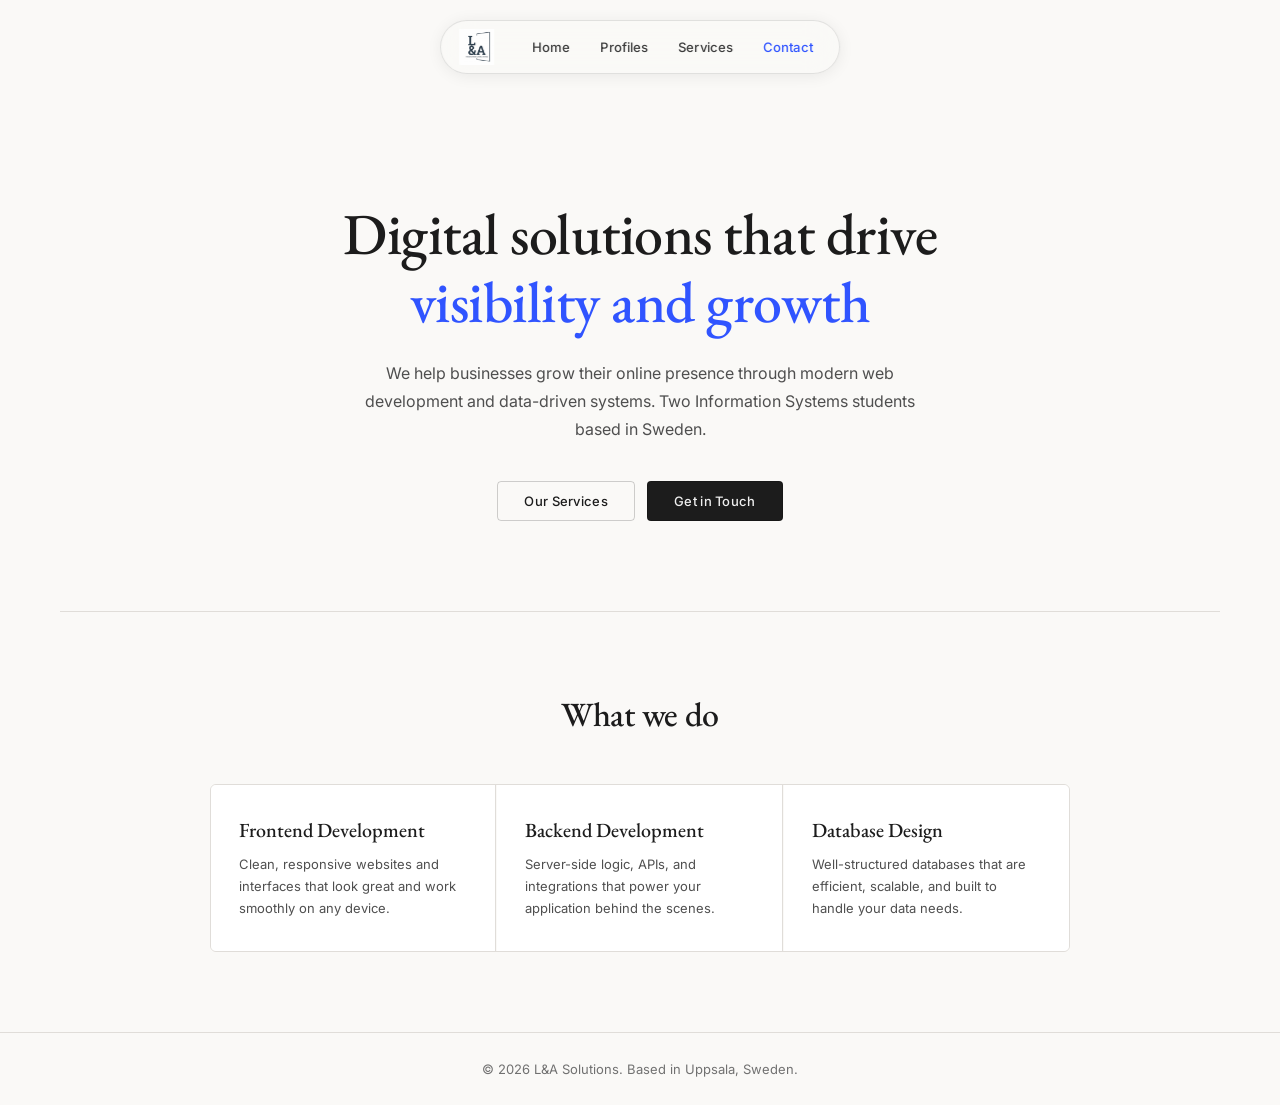
<file: index.html>
<!DOCTYPE html>
<html lang="en">
<head>
    <meta charset="UTF-8">
    <meta name="viewport" content="width=device-width, initial-scale=1.0">
    <title>L&A Solutions</title>
    <link rel="stylesheet" href="style.css">
    <link rel="icon" type="image/png" href="favicon.png.png">
</head>
<body>

    <header>
        <div class="header-container">
            <a href="index.html" class="logo-link"><img src="logo.png" alt="L&A Solutions" class="logo"></a>
            <nav>
                <ul class="menu">
                    <li><a href="index.html">Home</a></li>
                    <li class="dropdown">
                        <a href="#">Profiles</a>
                        <ul class="dropdown-menu">
                            <li><a href="linus.html">Linus Kammonen</a></li>
                            <li><a href="alfred.html">Alfred Arvidsson</a></li>
                        </ul>
                    </li>
                    <li><a href="services.html">Services</a></li>
                    <li><a href="contact.html" class="contact-button">Contact</a></li>
                </ul>
            </nav>
        </div>
    </header>

    <main>
        <div class="hero">
            <h1>Digital solutions that drive  <em>visibility and growth</em></h1>
            <p>
                We help businesses grow their online presence through modern web development and data-driven systems.
                Two Information Systems students based in Sweden.
            </p>
            <div class="hero-buttons">
                <a href="services.html" class="btn-primary">Our Services</a>
                <a href="contact.html" class="btn-secondary">Get in Touch</a>
            </div>
        </div>

        <hr class="section-divider">

        <section>
            <h2>What we do</h2>
            <div class="card-grid">
                <div class="card">
                    <h3>Frontend Development</h3>
                    <p>Clean, responsive websites and interfaces that look great and work smoothly on any device.</p>
                </div>
                <div class="card">
                    <h3>Backend Development</h3>
                    <p>Server-side logic, APIs, and integrations that power your application behind the scenes.</p>
                </div>
                <div class="card">
                    <h3>Database Design</h3>
                    <p>Well-structured databases that are efficient, scalable, and built to handle your data needs.</p>
                </div>
            </div>
        </section>
    </main>

    <footer>
        <p>&copy; 2026 L&A Solutions. Based in Uppsala, Sweden.</p>
    </footer>

</body>
</html>
</file>
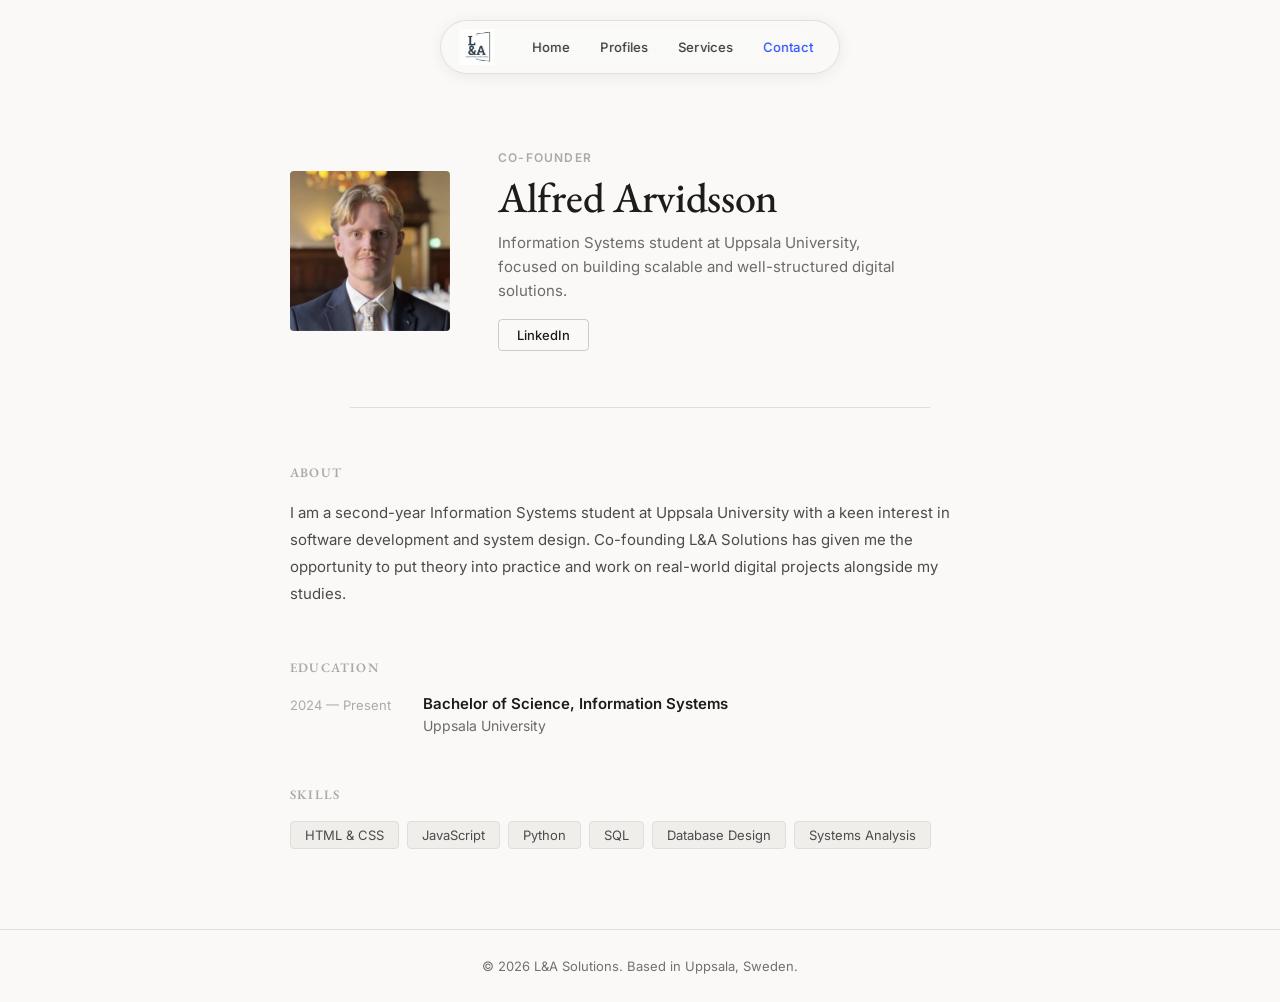
<file: alfred.html>
<!DOCTYPE html>
<html lang="en">
<head>
    <meta charset="UTF-8">
    <meta name="viewport" content="width=device-width, initial-scale=1.0">
    <title>Alfred Arvidsson — L&A Solutions</title>
    <link rel="stylesheet" href="style.css">
    <link rel="stylesheet" href="profile.css">
</head>
<body>

    <header>
        <div class="header-container">
            <a href="index.html" class="logo-link"><img src="logo.png" alt="L&A Solutions" class="logo"></a>
            <nav>
                <ul class="menu">
                    <li><a href="index.html">Home</a></li>
                    <li class="dropdown">
                        <a href="#">Profiles</a>
                        <ul class="dropdown-menu">
                            <li><a href="linus.html">Linus Kammonen</a></li>
                            <li><a href="alfred.html">Alfred Arvidsson</a></li>
                        </ul>
                    </li>
                    <li><a href="services.html">Services</a></li>
                    <li><a href="contact.html" class="contact-button">Contact</a></li>
                </ul>
            </nav>
        </div>
    </header>

    <main class="profile-main">

        <div class="profile-hero">
            <img src="alfred.jpg" alt="Alfred Arvidsson" class="profile-photo">
            <div class="profile-intro">
                <p class="profile-label">Co-founder</p>
                <h1>Alfred Arvidsson</h1>
                <p class="profile-tagline">Information Systems student at Uppsala University, focused on building scalable and well-structured digital solutions.</p>
                <a href="https://www.linkedin.com/in/arvidssonalfred/" target="_blank" class="linkedin-btn">
                    LinkedIn
                </a>
            </div>
        </div>

        <hr class="section-divider">

        <div class="profile-body">

            <div class="profile-section">
                <h2>About</h2>
                <p>
                    I am a second-year Information Systems student at Uppsala University with a keen interest in software development and system design. Co-founding L&amp;A Solutions has given me the opportunity to put theory into practice and work on real-world digital projects alongside my studies.
                </p>
            </div>

            <div class="profile-section">
                <h2>Education</h2>
                <div class="edu-item">
                    <div class="edu-meta">
                        <span class="edu-year">2024 — Present</span>
                    </div>
                    <div class="edu-detail">
                        <strong>Bachelor of Science, Information Systems</strong>
                        <span>Uppsala University</span>
                    </div>
                </div>
            </div>

            <div class="profile-section">
                <h2>Skills</h2>
                <div class="skills-grid">
                    <span class="skill-tag">HTML &amp; CSS</span>
                    <span class="skill-tag">JavaScript</span>
                    <span class="skill-tag">Python</span>
                    <span class="skill-tag">SQL</span>
                    <span class="skill-tag">Database Design</span>
                    <span class="skill-tag">Systems Analysis</span>
                </div>
            </div>

        </div>

    </main>

    <footer>
        <p>&copy; 2026 L&A Solutions. Based in Uppsala, Sweden.</p>
    </footer>

</body>
</html>
</file>
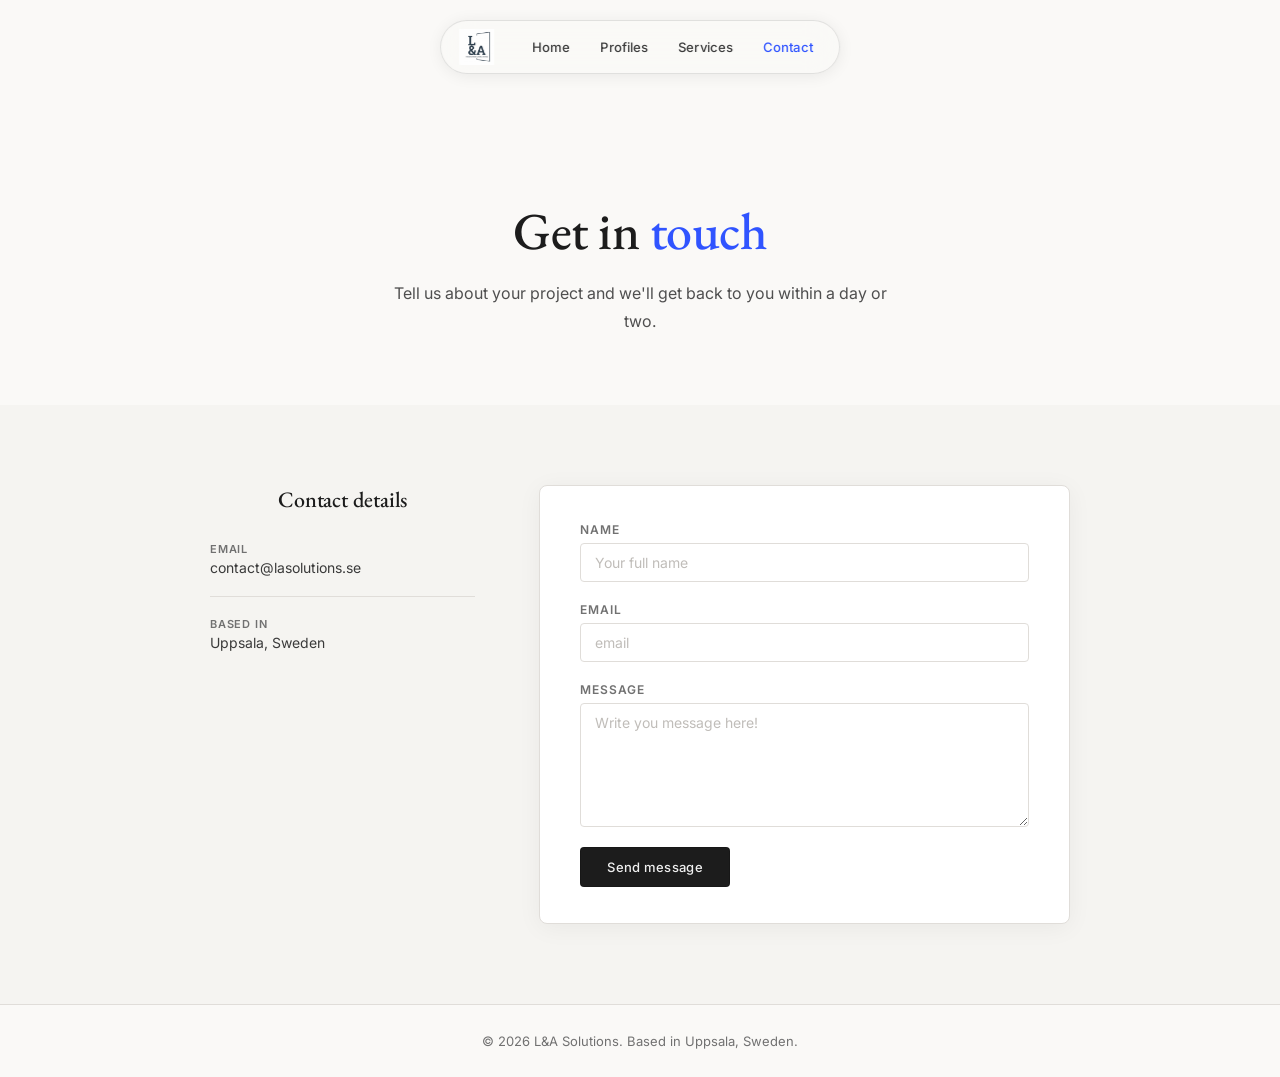
<file: contact.html>
<!DOCTYPE html>
<html lang="en">
<head>
    <meta charset="UTF-8">
    <meta name="viewport" content="width=device-width, initial-scale=1.0">
    <title>Contact — L&A Solutions</title>
    <link rel="stylesheet" href="style.css">
</head>
<body>

    <header>
        <div class="header-container">
            <a href="index.html" class="logo-link"><img src="logo.png" alt="L&A Solutions" class="logo"></a>
            <nav>
                <ul class="menu">
                    <li><a href="index.html">Home</a></li>
                    <li class="dropdown">
                        <a href="#">Profiles</a>
                        <ul class="dropdown-menu">
                            <li><a href="linus.html">Linus Kammonen</a></li>
                            <li><a href="alfred.html">Alfred Arvidsson</a></li>
                        </ul>
                    </li>
                    <li><a href="services.html">Services</a></li>
                    <li><a href="contact.html" class="contact-button">Contact</a></li>
                </ul>
            </nav>
        </div>
    </header>

    <main>
        <div class="page-hero">
            <h1>Get in <em>touch</em></h1>
            <p>Tell us about your project and we'll get back to you within a day or two.</p>
        </div>

        <section class="contact-section">
            <div class="contact-grid">

                <div class="contact-info">
                    <h2>Contact details</h2>
                    <div class="info-item">
                        <span class="info-label">Email</span>
                        <a href="mailto:hello@lasolutions.se">contact@lasolutions.se</a>
                    </div>
                    <div class="info-item">
                        <span class="info-label">Based in</span>
                        <span>Uppsala, Sweden</span>
                    </div>
                </div>

                <form name="L&A Kontakt" class="contact-form" data-netlify="true" netlify-honeypot="bot-field" action="/thankyou" method="POST">                    <input type="hidden" name="_subject" value="New message from L&A Solutions website">
                    <input type="hidden" name="bot-field">
                    <input type="text" name="_gotcha" style="display:none">
                    <div class="form-group">
                        <label for="name">Name</label>
                        <input type="text" id="name" name="name" placeholder="Your full name" required>
                    </div>
                    <div class="form-group">
                        <label for="email">Email</label>
                        <input type="email" id="email" name="email" placeholder="email" required>
                    </div>
                    <div class="form-group">
                        <label for="message">Message</label>
                        <textarea id="message" name="message" rows="6" placeholder="Write you message here!" required></textarea>
                    </div>
                    <button type="submit">Send message</button>
                </form>

            </div>
        </section>
    </main>

    <footer>
        <p>&copy; 2026 L&A Solutions. Based in Uppsala, Sweden.</p>
    </footer>

</body>
</html>
</file>
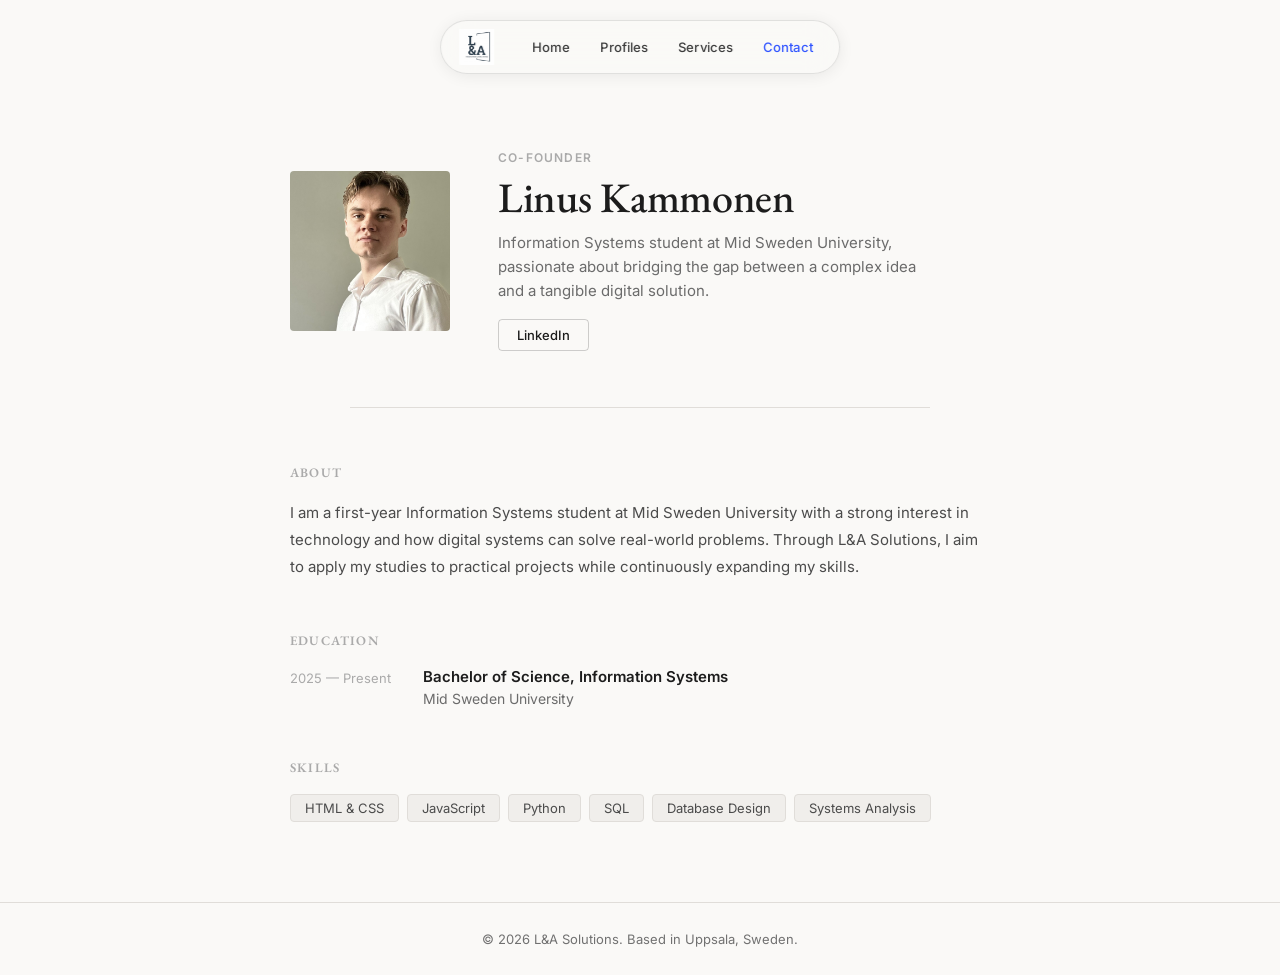
<file: linus.html>
<!DOCTYPE html>
<html lang="en">
<head>
    <meta charset="UTF-8">
    <meta name="viewport" content="width=device-width, initial-scale=1.0">
    <title>Linus Kammonen — L&A Solutions</title>
    <link rel="stylesheet" href="style.css">
    <link rel="stylesheet" href="profile.css">
</head>
<body>

    <header>
        <div class="header-container">
            <a href="index.html" class="logo-link"><img src="logo.png" alt="L&A Solutions" class="logo"></a>
            <nav>
                <ul class="menu">
                    <li><a href="index.html">Home</a></li>
                    <li class="dropdown">
                        <a href="#">Profiles</a>
                        <ul class="dropdown-menu">
                            <li><a href="linus.html">Linus Kammonen</a></li>
                            <li><a href="alfred.html">Alfred Arvidsson</a></li>
                        </ul>
                    </li>
                    <li><a href="services.html">Services</a></li>
                    <li><a href="contact.html" class="contact-button">Contact</a></li>
                </ul>
            </nav>
        </div>
    </header>

    <main class="profile-main">

        <div class="profile-hero">
            <div class="linus-photo-wrap">
                <img src="linus.jpg" alt="Linus Kammonen" class="profile-photo">
            </div>
            <div class="profile-intro">
                <p class="profile-label">Co-founder</p>
                <h1>Linus Kammonen</h1>
                <p class="profile-tagline">Information Systems student at Mid Sweden University, passionate about bridging the gap between a complex idea and a tangible digital solution.</p>
                <a href="https://www.linkedin.com/in/linus-kammonen-42101314b/" target="_blank" class="linkedin-btn">
                    LinkedIn
                </a>
            </div>
        </div>

        <hr class="section-divider">

        <div class="profile-body">

            <div class="profile-section">
                <h2>About</h2>
                <p>
                    I am a first-year Information Systems student at Mid Sweden University with a strong interest in technology and how digital systems can solve real-world problems. Through L&amp;A Solutions, I aim to apply my studies to practical projects while continuously expanding my skills.
                </p>
            </div>

            <div class="profile-section">
                <h2>Education</h2>
                <div class="edu-item">
                    <div class="edu-meta">
                        <span class="edu-year">2025 — Present</span>
                    </div>
                    <div class="edu-detail">
                        <strong>Bachelor of Science, Information Systems</strong>
                        <span>Mid Sweden University</span>
                    </div>
                </div>
            </div>

            <div class="profile-section">
                <h2>Skills</h2>
                <div class="skills-grid">
                    <span class="skill-tag">HTML &amp; CSS</span>
                    <span class="skill-tag">JavaScript</span>
                    <span class="skill-tag">Python</span>
                    <span class="skill-tag">SQL</span>
                    <span class="skill-tag">Database Design</span>
                    <span class="skill-tag">Systems Analysis</span>
                </div>
            </div>

        </div>

    </main>

    <footer>
        <p>&copy; 2026 L&A Solutions. Based in Uppsala, Sweden.</p>
    </footer>

</body>
</html>
</file>
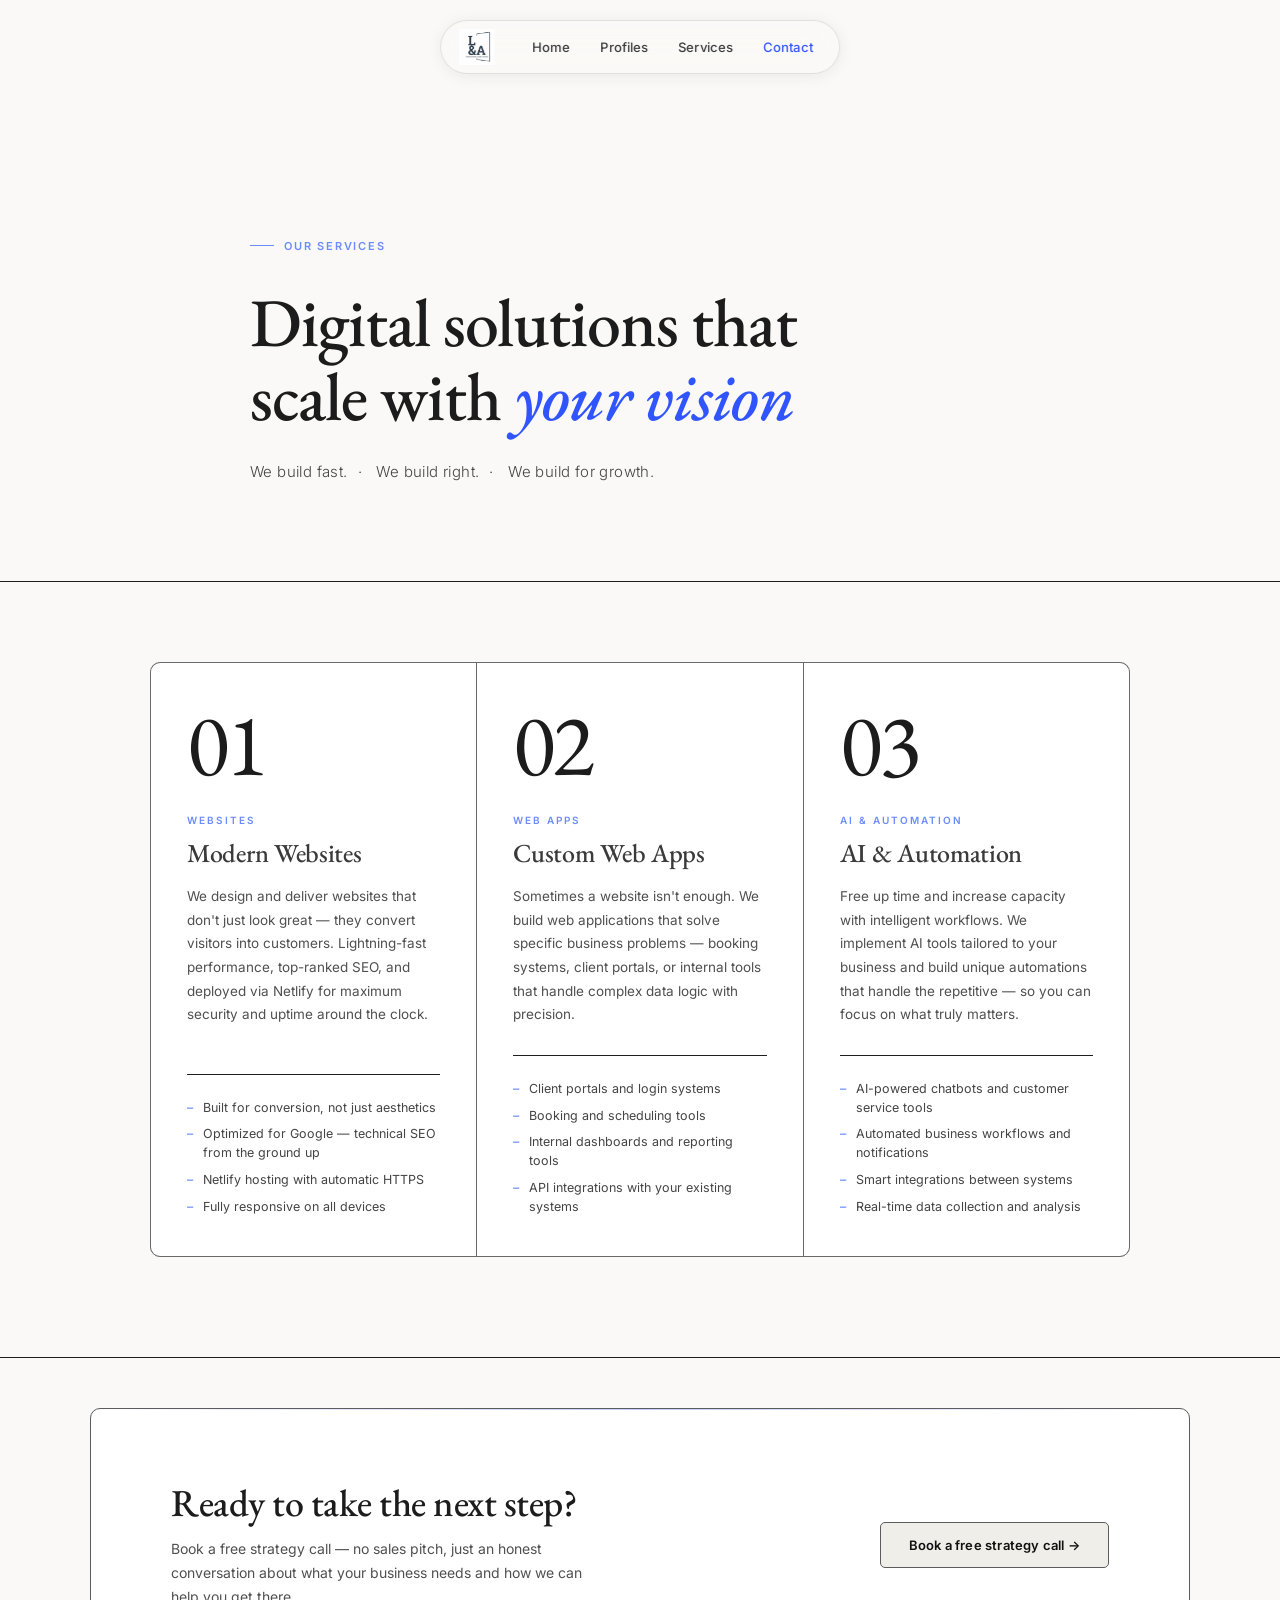
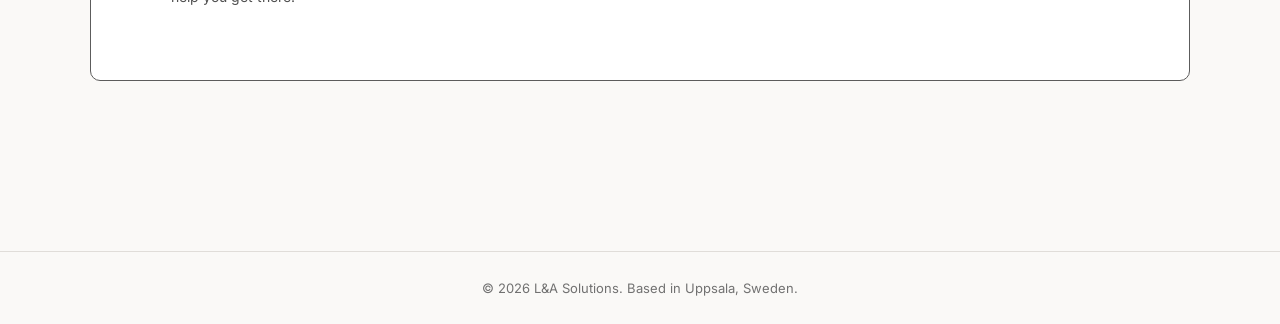
<file: services.html>
<!DOCTYPE html>
<html lang="en">
<head>
    <meta charset="UTF-8">
    <meta name="viewport" content="width=device-width, initial-scale=1.0">
    <title>Services — L&A Solutions</title>
    <link rel="preconnect" href="https://fonts.googleapis.com">
    <link rel="preconnect" href="https://fonts.gstatic.com" crossorigin>
    <link href="https://fonts.googleapis.com/css2?family=EB+Garamond:ital,wght@0,400;0,500;0,600;1,400&family=Inter:wght@300;400;500;600&display=swap" rel="stylesheet">
    <link rel="stylesheet" href="style.css">
</head>
<body>

    <header>
        <div class="header-container">
            <a href="index.html" class="logo-link"><img src="logo.png" alt="L&A Solutions" class="logo"></a>
            <nav>
                <ul class="menu">
                    <li><a href="index.html">Home</a></li>
                    <li class="dropdown">
                        <a href="#">Profiles</a>
                        <ul class="dropdown-menu">
                            <li><a href="linus.html">Linus Kammonen</a></li>
                            <li><a href="alfred.html">Alfred Arvidsson</a></li>
                        </ul>
                    </li>
                    <li><a href="services.html">Services</a></li>
                    <li><a href="contact.html" class="contact-button">Contact</a></li>
                </ul>
            </nav>
        </div>
    </header>

    <main>

        <!-- ── HERO ── -->
        <div class="s-hero">
            <p class="s-hero-eyebrow">Our services</p>
            <h1>Digital solutions that<br>scale with <em>your vision</em></h1>
            <p class="s-hero-sub">
                We build fast.<span>·</span>
                We build right.<span>·</span>
                We build for growth.
            </p>
        </div>

        <hr class="s-rule">

        <!-- ── SERVICES ── -->
        <div class="s-grid-section">
            <div class="s-grid">

                <!-- Card 1 -->
                <div class="s-card">
                    <span class="s-card-number">01</span>
                    <p class="s-card-tag">Websites</p>
                    <h2>Modern Websites</h2>
                    <p class="s-card-desc">
                        We design and deliver websites that don't just look great — they convert visitors into customers. Lightning-fast performance, top-ranked SEO, and deployed via Netlify for maximum security and uptime around the clock.
                    </p>
                    <ul class="s-card-features">
                        <li>Built for conversion, not just aesthetics</li>
                        <li>Optimized for Google — technical SEO from the ground up</li>
                        <li>Netlify hosting with automatic HTTPS</li>
                        <li>Fully responsive on all devices</li>
                    </ul>
                </div>

                <!-- Card 2 -->
                <div class="s-card">
                    <span class="s-card-number">02</span>
                    <p class="s-card-tag">Web Apps</p>
                    <h2>Custom Web Apps</h2>
                    <p class="s-card-desc">
                        Sometimes a website isn't enough. We build web applications that solve specific business problems — booking systems, client portals, or internal tools that handle complex data logic with precision.
                    </p>
                    <ul class="s-card-features">
                        <li>Client portals and login systems</li>
                        <li>Booking and scheduling tools</li>
                        <li>Internal dashboards and reporting tools</li>
                        <li>API integrations with your existing systems</li>
                    </ul>
                </div>

                <!-- Card 3 -->
                <div class="s-card">
                    <span class="s-card-number">03</span>
                    <p class="s-card-tag">AI & Automation</p>
                    <h2>AI &amp; Automation</h2>
                    <p class="s-card-desc">
                        Free up time and increase capacity with intelligent workflows. We implement AI tools tailored to your business and build unique automations that handle the repetitive — so you can focus on what truly matters.
                    </p>
                    <ul class="s-card-features">
                        <li>AI-powered chatbots and customer service tools</li>
                        <li>Automated business workflows and notifications</li>
                        <li>Smart integrations between systems</li>
                        <li>Real-time data collection and analysis</li>
                    </ul>
                </div>

            </div>
        </div>

        <hr class="s-rule">

        <!-- ── CTA ── -->
        <div class="s-cta-wrapper">
            <div class="s-cta">
                <div class="s-cta-text">
                    <h2>Ready to take the next step?</h2>
                    <p>
                        Book a free strategy call — no sales pitch, just an honest conversation about what your business needs and how we can help you get there.
                    </p>
                </div>
                <a href="contact.html" class="s-cta-btn">Book a free strategy call →</a>
            </div>
        </div>

    </main>

    <footer>
        <p>&copy; 2026 L&A Solutions. Based in Uppsala, Sweden.</p>
    </footer>

</body>
</html>
</file>
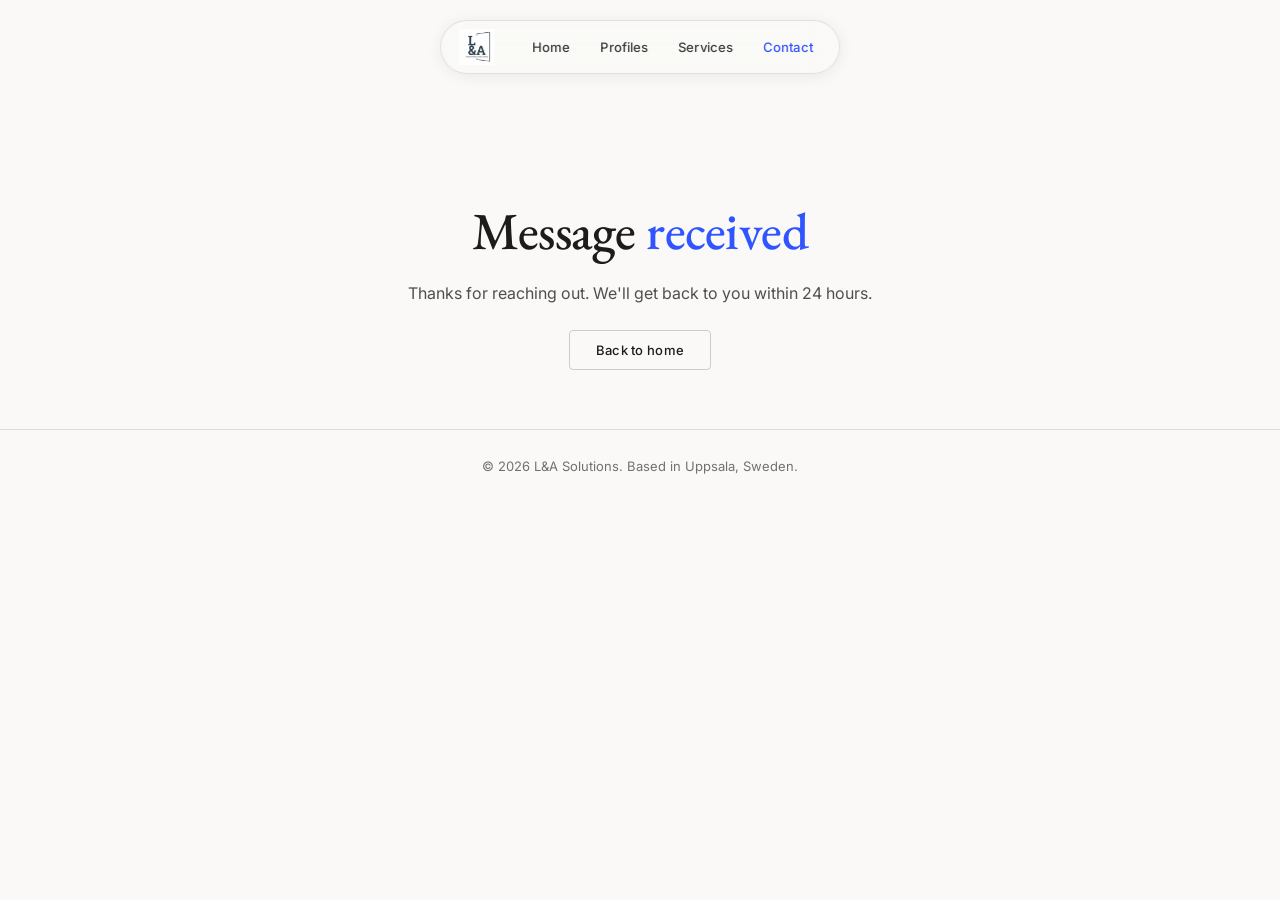
<file: thankyou.html>
<!DOCTYPE html>
<html lang="en">
<head>
    <meta charset="UTF-8">
    <meta name="viewport" content="width=device-width, initial-scale=1.0">
    <title>Thank you — L&A Solutions</title>
    <link rel="stylesheet" href="style.css">
</head>
<body>

    <header>
        <div class="header-container">
            <a href="index.html" class="logo-link"><img src="logo.png" alt="L&A Solutions" class="logo"></a>
            <nav>
                <ul class="menu">
                    <li><a href="index.html">Home</a></li>
                    <li class="dropdown">
                        <a href="#">Profiles</a>
                        <ul class="dropdown-menu">
                            <li><a href="linus.html">Linus Kammonen</a></li>
                            <li><a href="alfred.html">Alfred Arvidsson</a></li>
                        </ul>
                    </li>
                    <li><a href="services.html">Services</a></li>
                    <li><a href="contact.html" class="contact-button">Contact</a></li>
                </ul>
            </nav>
        </div>
    </header>

    <main>
        <div class="page-hero">
            <h1>Message <em>received</em></h1>
            <p>Thanks for reaching out. We'll get back to you within 24 hours.</p>
            <div style="margin-top: 32px;">
                <a href="index.html" class="btn-primary">Back to home</a>
            </div>
        </div>
    </main>

    <footer>
        <p>&copy; 2026 L&A Solutions. Based in Uppsala, Sweden.</p>
    </footer>

</body>
</html>
</file>
<file: style.css>
@import url('https://fonts.googleapis.com/css2?family=EB+Garamond:ital,wght@0,400;0,500;0,600;1,400&family=Inter:wght@400;500;600&display=swap');

* {
    margin: 0;
    padding: 0;
    box-sizing: border-box;
}

body {
    font-family: 'Inter', sans-serif;
    background-color: #faf9f7;
    color: #1c1c1c;
    overflow-x: hidden;
}

/* ── HEADER ── */
header {
    position: fixed;
    top: 20px;
    left: 50%;
    transform: translateX(-50%);
    z-index: 100;
    width: auto;
}

.header-container {
    display: flex;
    align-items: center;
    gap: 24px;
    padding: 8px 12px 8px 18px;
    background: rgba(250, 249, 247, 0.85);
    backdrop-filter: blur(16px);
    -webkit-backdrop-filter: blur(16px);
    border: 1px solid rgba(0, 0, 0, 0.1);
    border-radius: 50px;
    box-shadow: 0 2px 16px rgba(0, 0, 0, 0.07);
}

.logo-link {
    display: flex;
    align-items: center;
    flex-shrink: 0;
}

.logo {
    height: 36px;
    width: auto;
}

/* ── NAV ── */
nav ul.menu {
    list-style: none;
    display: flex;
    gap: 2px;
    margin: 0;
    padding: 0;
}

.menu a {
    text-decoration: none;
    color: #3a3a3a;
    font-size: 13px;
    font-weight: 500;
    padding: 6px 14px;
    border-radius: 50px;
    transition: background-color 0.15s, color 0.15s;
    white-space: nowrap;
    display: block;
    letter-spacing: 0.1px;
}

    .menu a:hover {
        background-color: rgba(0, 0, 0, 0.05);
        color: #1c1c1c;
    }

/* ── DROPDOWN ── */
.dropdown {
    position: relative;
}

.dropdown-menu {
    display: none;
    position: absolute;
    top: calc(100% + 10px);
    left: 50%;
    transform: translateX(-50%);
    background-color: #faf9f7;
    border: 1px solid rgba(0, 0, 0, 0.1);
    border-radius: 8px;
    list-style: none;
    padding: 6px;
    min-width: 190px;
    box-shadow: 0 8px 24px rgba(0, 0, 0, 0.08);
}

/* invisible bridge to prevent hover gap */
.dropdown::after {
    content: '';
    position: absolute;
    top: 100%;
    left: 0;
    right: 0;
    height: 10px;
}

.dropdown-menu li a {
    display: block;
    padding: 8px 14px;
    border-radius: 5px;
    color: #3a3a3a;
    font-size: 13px;
    font-weight: 500;
    text-decoration: none;
    transition: background-color 0.15s, color 0.15s;
}

    .dropdown-menu li a:hover {
        background-color: rgba(0, 0, 0, 0.05);
        color: #1c1c1c;
    }

.dropdown:hover .dropdown-menu {
    display: block;
}

/* ── MAIN OFFSET for fixed header ── */
main {
    padding-top: 90px;
}

/* ── HERO ── */
.hero {
    padding: 110px 60px 90px;
    max-width: 780px;
    margin: 0 auto;
    text-align: center;
}

    .hero h1 {
        font-family: 'EB Garamond', Georgia, serif;
        font-size: 58px;
        font-weight: 500;
        line-height: 1.18;
        color: #1c1c1c;
        margin-bottom: 22px;
        letter-spacing: -0.5px;
    }

        .hero h1 em {
            font-style: normal;
            color: #3054ff;
        }

    .hero p {
        font-size: 16px;
        color: #4f4f4f;
        line-height: 1.75;
        margin-bottom: 38px;
        max-width: 580px;
        margin-left: auto;
        margin-right: auto;
    }

.hero-buttons {
    display: flex;
    gap: 12px;
    justify-content: center;
    flex-wrap: wrap;
}

.btn-primary {
    background-color: transparent;
    color: #1c1c1c;
    padding: 11px 26px;
    border-radius: 4px;
    border: 1px solid rgba(0, 0, 0, 0.18);
    text-decoration: none;
    font-weight: 500;
    font-size: 13px;
    letter-spacing: 0.3px;
    transition: background-color 0.25s, border-color 0.25s;
}

    .btn-primary:hover {
        background-color: #efefef;
    }

.btn-secondary {
    background-color: #1c1c1c;
    color: #efefef;
    padding: 11px 26px;
    border-radius: 4px;
    border: 1px solid rgba(0, 0, 0, 0.18);
    text-decoration: none;
    font-weight: 500;
    font-size: 13px;
    letter-spacing: 0.3px;
    transition: background-color 0.25s, border-color 0.25s;
}

    .btn-secondary:hover {
        background-color: #767474;
        color: #efefef;
    }

/* ── SECTION ── */
section {
    padding: 80px 60px;
}

    section h2 {
        font-family: 'EB Garamond', Georgia, serif;
        font-size: 34px;
        font-weight: 500;
        text-align: center;
        margin-bottom: 48px;
        color: #1c1c1c;
        letter-spacing: -0.3px;
    }

/* ── CARDS ── */
.card-grid {
    display: grid;
    grid-template-columns: repeat(auto-fit, minmax(240px, 1fr));
    gap: 1px;
    max-width: 860px;
    margin: 0 auto;
    border: 1px solid #e0ddd9;
    border-radius: 6px;
    overflow: hidden;
}

.card {
    background-color: #ffffff;
    padding: 32px 28px;
    border-right: 1px solid #e0ddd9;
}

    .card:last-child {
        border-right: none;
    }

    .card h3 {
        font-family: 'EB Garamond', Georgia, serif;
        font-size: 20px;
        font-weight: 500;
        margin-bottom: 10px;
        color: #1c1c1c;
    }

    .card p {
        font-size: 13px;
        color: #4f4f4f;
        line-height: 1.7;
    }

/* ── DIVIDER ── */
.section-divider {
    border: none;
    border-top: 1px solid #e0ddd9;
    margin: 0 60px;
}

/* ── PAGE HERO (contact, services etc.) ── */
.page-hero {
    padding: 110px 60px 70px;
    max-width: 780px;
    margin: 0 auto;
    text-align: center;
    
}
.header-container .contact-button {

    color: #3054ff
}
    

    .page-hero h1 {
        font-family: 'EB Garamond', Georgia, serif;
        font-size: 52px;
        font-weight: 500;
        line-height: 1.18;
        color: #1c1c1c;
        margin-bottom: 18px;
        letter-spacing: -0.5px;
    }

        .page-hero h1 em {
            font-style: normal;
            color: #3054ff;
        }

    .page-hero p {
        font-size: 16px;
        color: #4f4f4f;
        line-height: 1.75;
        max-width: 500px;
        margin: 0 auto;
    }

/* ── CONTACT ── */
.contact-section {
    padding: 80px 60px;
    background-color: #f5f4f1;
}

.contact-grid {
    display: grid;
    grid-template-columns: 1fr 2fr;
    gap: 64px;
    max-width: 860px;
    margin: 0 auto;
    align-items: start;
}

.contact-info {
    position: sticky;
    top: 100px;
}

.contact-info h2 {
    font-family: 'EB Garamond', Georgia, serif;
    font-size: 22px;
    font-weight: 500;
    color: #1c1c1c;
    margin-bottom: 28px;
    letter-spacing: -0.2px;
}

.info-item {
    display: flex;
    flex-direction: column;
    gap: 3px;
    margin-bottom: 20px;
    padding-bottom: 20px;
    border-bottom: 1px solid #e0ddd9;
}

.info-item:last-child {
    border-bottom: none;
    margin-bottom: 0;
    padding-bottom: 0;
}

.info-label {
    font-size: 11px;
    font-weight: 600;
    text-transform: uppercase;
    letter-spacing: 0.8px;
    color: #717171;
}

.info-item a,
.info-item span:not(.info-label) {
    font-size: 14px;
    color: #3a3a3a;
    text-decoration: none;
}

    .info-item a:hover {
        color: #1c1c1c;
    }

/* ── FORM ── */
.contact-form {
    display: flex;
    flex-direction: column;
    gap: 20px;
    background: #ffffff;
    border: 1px solid #e0ddd9;
    border-radius: 8px;
    padding: 36px 40px;
    box-shadow: 0 4px 24px rgba(0, 0, 0, 0.05);
}

.form-group {
    display: flex;
    flex-direction: column;
    gap: 6px;
}

    .form-group label {
        font-size: 12px;
        font-weight: 600;
        text-transform: uppercase;
        letter-spacing: 0.8px;
        color: #717171;
    }

    .form-group input,
    .form-group textarea {
        font-family: 'Inter', sans-serif;
        font-size: 14px;
        color: #1c1c1c;
        background-color: #ffffff;
        border: 1px solid #e0ddd9;
        border-radius: 4px;
        padding: 10px 14px;
        outline: none;
        transition: border-color 0.15s;
        resize: vertical;
    }

        .form-group input::placeholder,
        .form-group textarea::placeholder {
            color: #c0bdb9;
        }

        .form-group input:focus,
        .form-group textarea:focus {
            border-color: #3054ff;
        }

.contact-form button[type="submit"] {
    align-self: flex-start;
    cursor: pointer;
    font-family: 'Inter', sans-serif;
    background-color: #1c1c1c;
    color: #efefef;
    padding: 11px 26px;
    border-radius: 4px;
    border: 1px solid rgba(0, 0, 0, 0.18);
    font-weight: 500;
    font-size: 13px;
    letter-spacing: 0.3px;
    transition: background-color 0.25s;
}

.contact-form button[type="submit"]:hover {
    background-color: #3a3a3a;
}

/* ── FOOTER ── */
footer {
    padding: 28px 60px;
    text-align: center;
    color: #717171;
    font-size: 13px;
    border-top: 1px solid #e0ddd9;
}

/* ── SERVICES PAGE ── */
.s-hero {
    padding: 140px 60px 100px;
    max-width: 900px;
    margin: 0 auto;
}

.s-hero-eyebrow {
    display: inline-flex;
    align-items: center;
    gap: 10px;
    font-size: 11px;
    font-weight: 600;
    letter-spacing: 1.8px;
    text-transform: uppercase;
    color: #6b8cff;
    margin-bottom: 32px;
}

    .s-hero-eyebrow::before {
        content: '';
        display: block;
        width: 24px;
        height: 1px;
        background: #6b8cff;
    }

.s-hero h1 {
    font-family: 'EB Garamond', Georgia, serif;
    font-size: clamp(42px, 6vw, 68px);
    font-weight: 500;
    line-height: 1.1;
    color: #1c1c1c;
    letter-spacing: -1px;
    margin-bottom: 28px;
    max-width: 720px;
}

    .s-hero h1 em {
        font-style: italic;
        color: #3054ff;
    }

.s-hero-sub {
    font-size: 15px;
    font-weight: 300;
    color: #444444;
    letter-spacing: 0.4px;
    font-family: 'Inter', sans-serif;
}

    .s-hero-sub span {
        color: #3a3a3a;
        margin: 0 10px;
    }

.s-rule {
    border: none;
    border-top: 1px solid #1e1e1e;
    margin: 0;
}

.s-grid-section {
    padding: 80px 60px 100px;
    max-width: 1100px;
    margin: 0 auto;
}

.s-grid {
    display: grid;
    grid-template-columns: repeat(3, 1fr);
    gap: 1px;
    background: #6b6a6a;
    border: 1px solid #6b6a6a;
    border-radius: 10px;
    overflow: hidden;
}

.s-card {
    background: #ffffff;
    border: 1px 0.1px solid #5c5c5c;
    padding: 44px 36px 40px;
    display: flex;
    flex-direction: column;
    gap: 0;
    transition: background 0.25s ease, transform 0.25s ease;
    position: relative;
    overflow: hidden;
}

    .s-card::after {
        content: '';
        position: absolute;
        inset: 0;
        border: 1px solid transparent;
        border-radius: 0;
        transition: border-color 0.25s ease;
        pointer-events: none;
    }

    .s-card:hover {
        background: #141414;
        transform: translateY(-2px);
        z-index: 1;
        color: #ffffff;
    }

        .s-card:hover::after {
            border-color: rgba(107, 140, 255, 0.2);
        }

.s-card-number {
    font-family: 'EB Garamond', Georgia, serif;
    font-size: 88px;
    font-weight: 400;
    line-height: 0.85;
    color: #1c1c1c;
    letter-spacing: -3px;
    margin-bottom: 32px;
    display: block;
    user-select: none;
}

.s-card:hover .s-card-number {
    color: #ffffff;
    transform: translateX(2px); /* Subtil rörelse åt höger för extra "pop" */

    text-shadow: 0 0 20px rgba(255, 255, 255, 0.1);
}

.s-card:hover .s-card-desc {
    color: #868686;
}

.s-card:hover .s-card-features ul li {
    /* texten nedanför desc */
}


.s-card-tag {
    font-size: 10px;
    font-weight: 600;
    letter-spacing: 2px;
    text-transform: uppercase;
    color: #6b8cff;
    margin-bottom: 12px;
}

.s-card h2 {
    font-family: 'EB Garamond', Georgia, serif;
    font-size: 26px;
    font-weight: 500;
    color: #3a3a3a;
    letter-spacing: -0.3px;
    margin-bottom: 16px;
    line-height: 1.2;
}

.s-card-desc {
    font-size: 13.5px;
    color: #505050;
    line-height: 1.75;
    margin-bottom: 28px;
    flex-grow: 1;
}

.s-card-features {
    list-style: none;
    display: flex;
    flex-direction: column;
    gap: 8px;
    border-top: 1px solid #1e1e1e;
    padding-top: 24px;
}

    .s-card-features li {
        font-size: 12.5px;
        color: #444444;
        line-height: 1.5;
        display: flex;
        gap: 10px;
        align-items: baseline;
    }

        .s-card-features li::before {
            content: '–';
            color: #6b8cff;
            flex-shrink: 0;
            font-weight: 500;
        }

.s-cta-wrapper {
    padding: 0 60px 120px;
}

.s-cta {
    max-width: 1100px;
    margin: 50px auto;
    border: 1px solid #5c5c5c;
    border-radius: 10px;
    padding: 72px 80px;
    display: grid;
    grid-template-columns: 1fr auto;
    gap: 40px;
    align-items: center;
    background: #ffffff;
    position: relative;
    overflow: hidden;
    transition: background 0.25s ease, transform 0.25s ease;
}

    .s-cta::before {
        content: '';
        position: absolute;
        top: 0;
        left: 0;
        right: 0;
        height: 1px;
        background: linear-gradient(90deg, transparent, #6b8cff 50%, transparent);
        opacity: 0.4;
    }

    .s-cta:hover {
        border-color: #ebeaea;
        background: #000000;
        transform: translateY(-2px);
        z-index: 1;
    }

        .s-cta:hover .s-cta-text h2 {
            color: #e9e9e9;
            ;
        }

        .s-cta:hover .s-cta-text p {
            color: #868686;
        }

    .s-cta::after {
        content: '';
        position: absolute;
        inset: 0;
        border: 1px solid transparent;
        border-radius: 0;
        transition: border-color 0.25s ease;
        pointer-events: none;
    }


.s-cta-text h2 {
    font-family: 'EB Garamond', Georgia, serif;
    font-size: 38px;
    font-weight: 500;
    color: #1c1c1c;
    letter-spacing: -0.5px;
    margin-bottom: 12px;
    line-height: 1.15;
}

.s-cta-text p {
    font-size: 14px;
    color: #505050;
    line-height: 1.7;
    max-width: 440px;
}

.s-cta-btn {
    display: inline-block;
    background: #F0eee9;
    color: #111111;
    border: 1px solid #5c5c5c;
    font-family: 'Inter', sans-serif;
    font-size: 13px;
    font-weight: 600;
    letter-spacing: 0.2px;
    padding: 14px 28px;
    border-radius: 5px;
    text-decoration: none;
    white-space: nowrap;
    transition: background 0.15s ease, transform 0.15s ease, box-shadow 0.15s ease;
}

    .s-cta-btn:hover {
        background: #ffffff;
        transform: translateY(-1px);
        box-shadow: 0 8px 24px rgba(107, 140, 255, 0.15);
    }

@media (max-width: 900px) {
    .s-grid {
        grid-template-columns: 1fr;
    }

    .s-cta {
        grid-template-columns: 1fr;
        padding: 48px 40px;
        gap: 28px;
    }

    .s-cta-text h2 {
        font-size: 30px;
    }

    .s-grid-section,
    .s-hero,
    .s-cta-wrapper {
        padding-left: 24px;
        padding-right: 24px;
    }
}

@media (max-width: 640px) {
    .s-hero {
        padding-top: 110px;
        padding-bottom: 72px;
    }

    .s-hero-sub {
        display: flex;
        flex-direction: column;
        gap: 4px;
    }

        .s-hero-sub span {
            display: none;
        }

    .s-card {
        padding: 36px 28px 32px;
    }

    .s-card-number {
        font-size: 64px;
    }
}

/* ── RESPONSIVE FOR CONTACT AND GENERAL ── */
@media (max-width: 768px) {
    .hero,
    .page-hero {
        padding: 80px 20px 60px;
    }

    section,
    .contact-section {
        padding: 60px 20px;
    }

    .contact-grid {
        grid-template-columns: 1fr;
        gap: 40px;
    }

    .section-divider {
        margin: 0 20px;
    }

    footer {
        padding: 20px;
    }

    .header-container {
        padding: 8px 12px;
        gap: 16px;
    }

    .menu a {
        padding: 6px 10px;
        font-size: 12px;
    }
}

@media (max-width: 480px) {
    .hero,
    .page-hero {
        padding: 60px 16px 40px;
    }

    section,
    .contact-section {
        padding: 40px 16px;
    }

    .section-divider {
        margin: 0 16px;
    }

    footer {
        padding: 16px;
        font-size: 12px;
    }
}
</file>
<file: profile.css>
/* ── PROFILE PAGE ── */

.profile-main {
    max-width: 780px;
    margin: 0 auto;
    padding: 90px 40px 80px;
}

/* ── TOP SECTION: photo + intro ── */
.profile-hero {
    display: flex;
    align-items: center;
    gap: 48px;
    padding: 60px 0 56px;
}

.profile-photo {
    width: 160px;
    height: 160px;
    object-fit: cover;
    object-position: top;
    border-radius: 4px;
    flex-shrink: 0;
    filter: grayscale(15%);
}

.linus-photo-wrap {
    width: 160px;
    height: 160px;
    overflow: hidden;
    border-radius: 4px;
    flex-shrink: 0;
}

.linus-photo-wrap .profile-photo {
    width: 100%;
    height: 100%;
    transform: scale(2);
    transform-origin: center;
    border-radius: 0;
    flex-shrink: unset;
}

.profile-intro {
    display: flex;
    flex-direction: column;
    gap: 10px;
}

.profile-label {
    font-size: 12px;
    font-weight: 600;
    letter-spacing: 1.2px;
    text-transform: uppercase;
    color: #aaaaaa;
}

.profile-intro h1 {
    font-family: 'EB Garamond', Georgia, serif;
    font-size: 42px;
    font-weight: 500;
    color: #1c1c1c;
    line-height: 1.1;
    letter-spacing: -0.3px;
}

.profile-tagline {
    font-size: 15px;
    color: #6b6b6b;
    line-height: 1.6;
    max-width: 420px;
}

.linkedin-btn {
    display: inline-block;
    margin-top: 6px;
    font-size: 13px;
    font-weight: 500;
    color: #1c1c1c;
    text-decoration: none;
    border: 1px solid rgba(0, 0, 0, 0.18);
    border-radius: 4px;
    padding: 7px 18px;
    width: fit-content;
    transition: background-color 0.15s;
}

.linkedin-btn:hover {
    background-color: rgba(0, 0, 0, 0.04);
}

/* ── BODY SECTIONS ── */
.profile-body {
    padding-top: 56px;
    display: flex;
    flex-direction: column;
    gap: 52px;
}

.profile-section h2 {
    font-family: 'EB Garamond', Georgia, serif;
    font-size: 13px;
    font-weight: 600;
    letter-spacing: 1.2px;
    text-transform: uppercase;
    color: #aaaaaa;
    margin-bottom: 18px;
    text-align: left;
}

.profile-section p {
    font-size: 15px;
    color: #4b4b4b;
    line-height: 1.8;
}

/* ── EDUCATION ── */
.edu-item {
    display: flex;
    gap: 32px;
    align-items: flex-start;
}

.edu-year {
    font-size: 13px;
    color: #aaaaaa;
    white-space: nowrap;
    padding-top: 2px;
    min-width: 110px;
}

.edu-detail {
    display: flex;
    flex-direction: column;
    gap: 4px;
}

.edu-detail strong {
    font-size: 15px;
    font-weight: 600;
    color: #1c1c1c;
}

.edu-detail span {
    font-size: 14px;
    color: #6b6b6b;
}

/* ── SKILLS ── */
.skills-grid {
    display: flex;
    flex-wrap: wrap;
    gap: 8px;
}

.skill-tag {
    font-size: 13px;
    color: #4b4b4b;
    background-color: #f0eeeb;
    border: 1px solid #e0ddd9;
    border-radius: 4px;
    padding: 5px 14px;
}

/* ── RESPONSIVE ── */
@media (max-width: 768px) {
    .profile-main {
        padding: 70px 20px 60px;
    }

    .profile-hero {
        flex-direction: column;
        gap: 32px;
        text-align: center;
    }

    .profile-photo,
    .linus-photo-wrap {
        width: 120px;
        height: 120px;
    }

    .profile-intro {
        gap: 8px;
    }

    .profile-intro h1 {
        font-size: 32px;
    }

    .profile-tagline {
        max-width: none;
    }

    .edu-item {
        flex-direction: column;
        gap: 8px;
    }

    .edu-year {
        min-width: auto;
    }
}

@media (max-width: 480px) {
    .profile-hero {
        padding: 40px 0 40px;
    }

    .profile-main {
        padding: 50px 16px 40px;
    }

    .profile-intro h1 {
        font-size: 28px;
    }

    .skills-grid {
        gap: 6px;
    }

    .skill-tag {
        font-size: 12px;
        padding: 4px 10px;
    }
}
</file>
